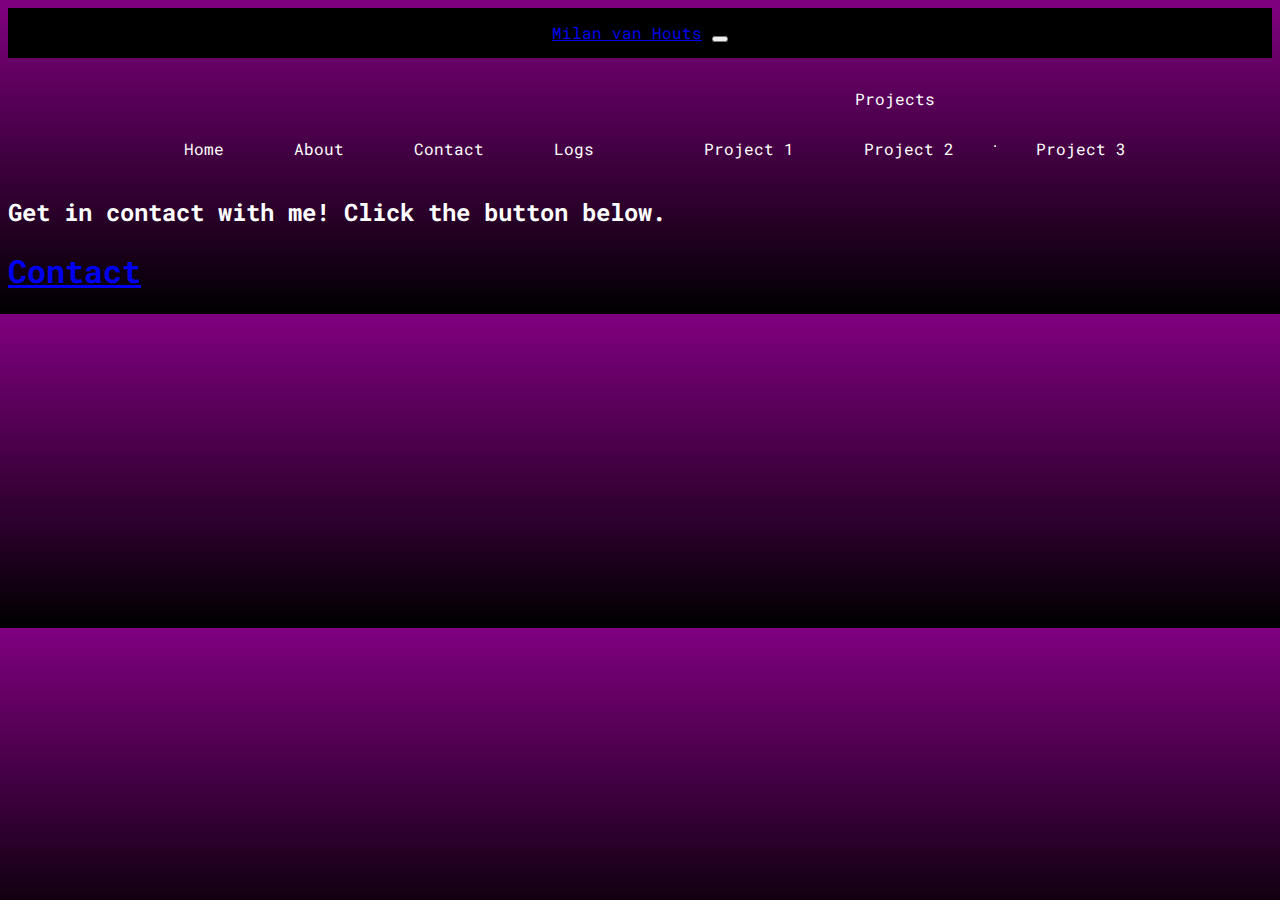
<file: index.html>
<!DOCTYPE html>
<html lang="en">
<head>
    <meta charset="UTF-8">
    <meta http-equiv="X-UA-Compatible" content="IE=edge">
    <meta name="viewport" content="width=device-width, initial-scale=1.0">
    <link rel="stylesheet" href="style/style.css" />
    <title>My projects</title>
    <link rel="preconnect" href="https://fonts.googleapis.com">
    <link rel="preconnect" href="https://fonts.gstatic.com" crossorigin>
    <link href="https://fonts.googleapis.com/css2?family=Roboto+Mono&display=swap" rel="stylesheet">
    <link href="https://cdn.jsdelivr.net/npm/bootstrap@5.0.2/dist/css/bootstrap.min.css" rel="stylesheet" integrity="sha384-EVSTQN3/azprG1Anm3QDgpJLIm9Nao0Yz1ztcQTwFspd3yD65VohhpuuCOmLASjC" crossorigin="anonymous"> 
</head>
<body id="indexbody">
    <!-- Responsive navbar code, modified in style.css -->
    <nav class="navbar navbar-expand-lg navbar-light bg-light">
        <div class="container-fluid">
          <a class="navbar-brand" href="index.html">Milan van Houts</a>
          <button class="navbar-toggler" type="button" data-bs-toggle="collapse" data-bs-target="#navbarSupportedContent" aria-controls="navbarSupportedContent" aria-expanded="false" aria-label="Toggle navigation">
            <span class="navbar-toggler-icon"></span>
          </button>
          <div class="collapse navbar-collapse" id="navbarSupportedContent">
            <ul class="navbar-nav me-auto mb-2 mb-lg-0">
              <li class="nav-item">
                <a class="nav-link active" aria-current="page" href="index.html">Home</a>
              </li>
              <li class="nav-item">
                <a class="nav-link" href="pages/about.html">About</a>
              </li>
              <li class="nav-item">
                <a class="nav-link" href="pages/contact.html">Contact</a>
              </li>
              <li class="nav-item">
                <a class="nav-link" href="pages/logs.html">Logs</a>
              </li>
              <li class="nav-item dropdown">
                <a class="nav-link dropdown-toggle" href="#" id="navbarDropdown" role="button" data-bs-toggle="dropdown" aria-expanded="false">
                  Projects
                </a>
                <ul class="dropdown-menu" aria-labelledby="navbarDropdown">
                  <li><a class="dropdown-item" href="pages/project1.html">Project 1</a></li>
                  <li><a class="dropdown-item" href="pages/project2.html">Project 2</a></li>
                  <li><hr class="dropdown-divider"></li>
                  <li><a class="dropdown-item" href="pages/project3.html">Project 3</a></li>
                </ul>
              </li>
              <li class="nav-item">
              </li>
            </ul>
          </div>
        </div>
      </nav>
    </div>
    <h1 id="homeWelcome">Welcome to my website.</h1>
    <h2 id="homeInfo">This is a showcase of my projects.</h2>
    <h2 id="getInContact">Get in contact with me! Click the button below.</h2>
    <a href="pages/contact.html" id="contactAnchor"><div id="contactBtn"><h1 id="contacth1">Contact</h1></div></a>
    <script src="https://cdn.jsdelivr.net/npm/bootstrap@5.0.2/dist/js/bootstrap.bundle.min.js" integrity="sha384-MrcW6ZMFYlzcLA8Nl+NtUVF0sA7MsXsP1UyJoMp4YLEuNSfAP+JcXn/tWtIaxVXM" crossorigin="anonymous"></script>
</body>
</html>
</file>
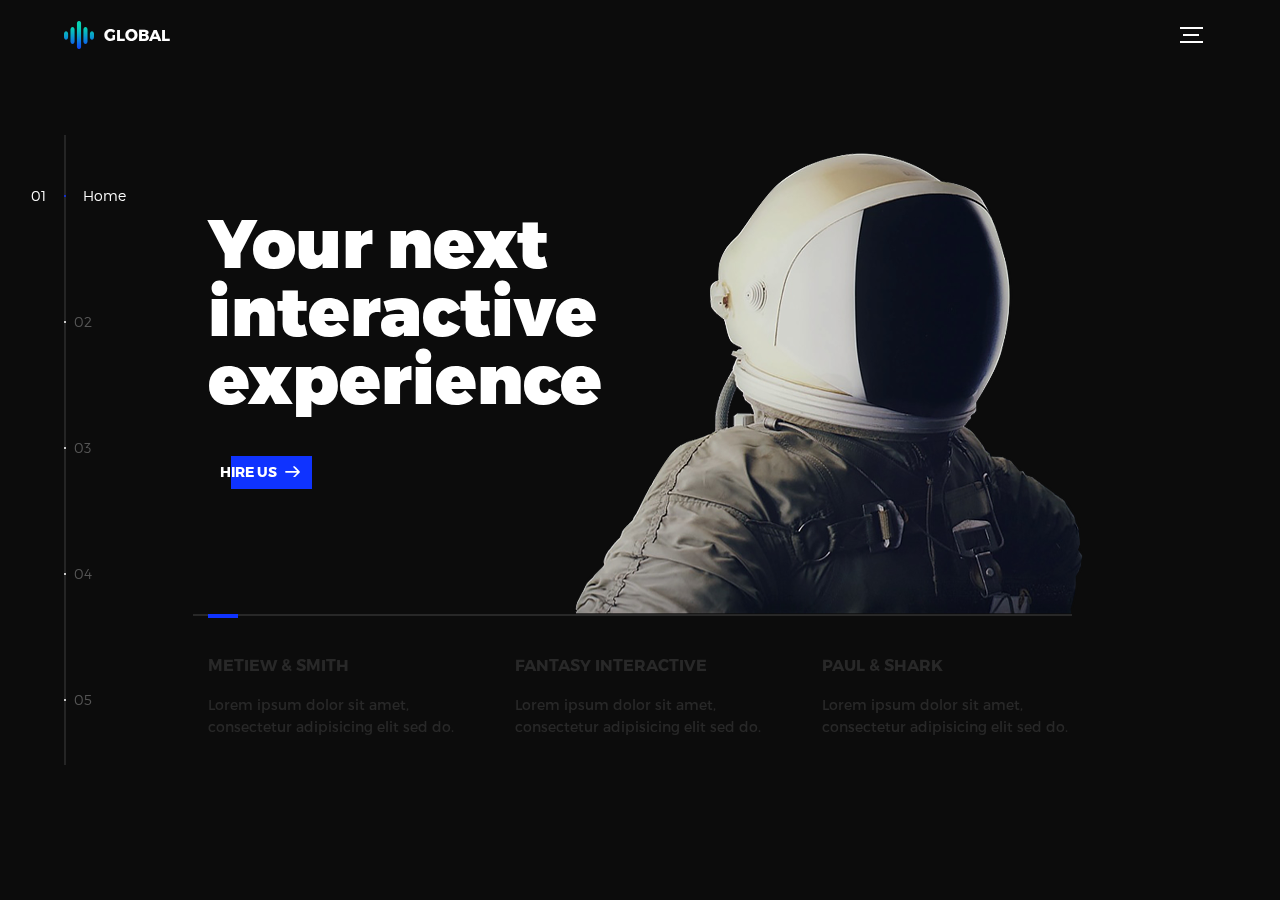
<file: index copy.html>
<!DOCTYPE html>
<html lang="en">
<head>
  <title>Global</title>
  <meta charset="utf-8">
  <meta name="viewport" content="width=device-width, initial-scale=1">
  <meta http-equiv="X-UA-Compatible" content="IE=edge">
  <meta name="description" content="HTML5 website template">
  <meta name="keywords" content="global, template, html, sass, jquery">
  <meta name="author" content="Bucky Maler">
  <link rel="stylesheet" href="assets/css/main.css">
</head>
<body>

<!-- notification for small viewports and landscape oriented smartphones -->
<div class="device-notification">
  <a class="device-notification--logo" href="#0">
    <img src="assets/img/logo.png" alt="Global">
    <p>Global</p>
  </a>
  <p class="device-notification--message">Global has so much to offer that we must request you orient your device to portrait or find a larger screen. You won't be disappointed.</p>
</div>

<div class="perspective effect-rotate-left">
  <div class="container"><div class="outer-nav--return"></div>
    <div id="viewport" class="l-viewport">
      <div class="l-wrapper">
        <header class="header">
          <a class="header--logo" href="#0">
            <img src="assets/img/logo.png" alt="Global">
            <p>Global</p>
          </a>
          <button class="header--cta cta">Hire Us</button>
          <div class="header--nav-toggle">
            <span></span>
          </div>
        </header>
        <nav class="l-side-nav">
          <ul class="side-nav">
            <li class="is-active"><span>Home</span></li>
            <li><span>Works</span></li>
            <li><span>About</span></li>
            <li><span>Contact</span></li>
            <li><span>Hire us</span></li>
          </ul>
        </nav>
        <ul class="l-main-content main-content">
          <li class="l-section section section--is-active">
            <div class="intro">
              <div class="intro--banner">
                <h1>Your next<br>interactive<br>experience</h1>
                <button class="cta">Hire Us
                  <svg version="1.1" id="Layer_1" xmlns="http://www.w3.org/2000/svg" xmlns:xlink="http://www.w3.org/1999/xlink" x="0px" y="0px" viewBox="0 0 150 118" style="enable-background:new 0 0 150 118;" xml:space="preserve">
                  <g transform="translate(0.000000,118.000000) scale(0.100000,-0.100000)">
                    <path d="M870,1167c-34-17-55-57-46-90c3-15,81-100,194-211l187-185l-565-1c-431,0-571-3-590-13c-55-28-64-94-18-137c21-20,33-20,597-20h575l-192-193C800,103,794,94,849,39c20-20,39-29,61-29c28,0,63,30,298,262c147,144,272,271,279,282c30,51,23,60-219,304C947,1180,926,1196,870,1167z"/>
                  </g>
                  </svg>
                  <span class="btn-background"></span>
                </button>
                <img src="assets/img/introduction-visual.png" alt="Welcome">
              </div>
              <div class="intro--options">
                <a href="#0">
                  <h3>Metiew &amp; Smith</h3>
                  <p>Lorem ipsum dolor sit amet, consectetur adipisicing elit sed do.</p>
                </a>
                <a href="#0">
                  <h3>Fantasy interactive</h3>
                  <p>Lorem ipsum dolor sit amet, consectetur adipisicing elit sed do.</p>
                </a>
                <a href="#0">
                  <h3>Paul &amp; shark</h3>
                  <p>Lorem ipsum dolor sit amet, consectetur adipisicing elit sed do.</p>
                </a>
              </div>
            </div>
          </li>
          <li class="l-section section">
            <div class="work">
              <h2>Selected work</h2>
              <div class="work--lockup">
                <ul class="slider">
                  <li class="slider--item slider--item-left">
                    <a href="#0">
                      <div class="slider--item-image">
                        <img src="assets/img/work-victory.jpg" alt="Victory">
                      </div>
                      <p class="slider--item-title">Victory</p>
                      <p class="slider--item-description">Lorem ipsum dolor sit amet, consectetur adipisicing elit sed do.</p>
                    </a>
                  </li>
                  <li class="slider--item slider--item-center">
                    <a href="#0">
                      <div class="slider--item-image">
                        <img src="assets/img/work-metiew-smith.jpg" alt="Metiew and Smith">
                      </div>
                      <p class="slider--item-title">Metiew &amp; Smith</p>
                      <p class="slider--item-description">Lorem ipsum dolor sit amet, consectetur adipisicing elit sed do.</p>
                    </a>
                  </li>
                  <li class="slider--item slider--item-right">
                    <a href="#0">
                      <div class="slider--item-image">
                        <img src="assets/img/work-alex-nowak.jpg" alt="Alex Nowak">
                      </div>
                      <p class="slider--item-title">Alex Nowak</p>
                      <p class="slider--item-description">Lorem ipsum dolor sit amet, consectetur adipisicing elit sed do.</p>
                    </a>
                  </li>
                </ul>
                <div class="slider--prev">
                  <svg version="1.1" id="Layer_1" xmlns="http://www.w3.org/2000/svg" xmlns:xlink="http://www.w3.org/1999/xlink" x="0px" y="0px"
                  viewBox="0 0 150 118" style="enable-background:new 0 0 150 118;" xml:space="preserve">
                  <g transform="translate(0.000000,118.000000) scale(0.100000,-0.100000)">
                    <path d="M561,1169C525,1155,10,640,3,612c-3-13,1-36,8-52c8-15,134-145,281-289C527,41,562,10,590,10c22,0,41,9,61,29
                    c55,55,49,64-163,278L296,510h575c564,0,576,0,597,20c46,43,37,109-18,137c-19,10-159,13-590,13l-565,1l182,180
                    c101,99,187,188,193,199c16,30,12,57-12,84C631,1174,595,1183,561,1169z"/>
                  </g>
                  </svg>
                </div>
                <div class="slider--next">
                  <svg version="1.1" id="Layer_1" xmlns="http://www.w3.org/2000/svg" xmlns:xlink="http://www.w3.org/1999/xlink" x="0px" y="0px" viewBox="0 0 150 118" style="enable-background:new 0 0 150 118;" xml:space="preserve">
                  <g transform="translate(0.000000,118.000000) scale(0.100000,-0.100000)">
                    <path d="M870,1167c-34-17-55-57-46-90c3-15,81-100,194-211l187-185l-565-1c-431,0-571-3-590-13c-55-28-64-94-18-137c21-20,33-20,597-20h575l-192-193C800,103,794,94,849,39c20-20,39-29,61-29c28,0,63,30,298,262c147,144,272,271,279,282c30,51,23,60-219,304C947,1180,926,1196,870,1167z"/>
                  </g>
                  </svg>
                </div>
              </div>
            </div>
          </li>
          <li class="l-section section">
            <div class="about">
              <div class="about--banner">
                <h2>We<br>believe in<br>passionate<br>people</h2>
                <a href="#0">Career
                  <span>
                    <svg version="1.1" id="Layer_1" xmlns="http://www.w3.org/2000/svg" xmlns:xlink="http://www.w3.org/1999/xlink" x="0px" y="0px" viewBox="0 0 150 118" style="enable-background:new 0 0 150 118;" xml:space="preserve">
                    <g transform="translate(0.000000,118.000000) scale(0.100000,-0.100000)">
                      <path d="M870,1167c-34-17-55-57-46-90c3-15,81-100,194-211l187-185l-565-1c-431,0-571-3-590-13c-55-28-64-94-18-137c21-20,33-20,597-20h575l-192-193C800,103,794,94,849,39c20-20,39-29,61-29c28,0,63,30,298,262c147,144,272,271,279,282c30,51,23,60-219,304C947,1180,926,1196,870,1167z"/>
                    </g>
                    </svg>
                  </span>
                </a>
                <img src="assets/img/about-visual.png" alt="About Us">
              </div>
              <div class="about--options">
                <a href="#0">
                  <h3>Winners</h3>
                </a>
                <a href="#0">
                  <h3>Philosophy</h3>
                </a>
                <a href="#0">
                  <h3>History</h3>
                </a>
              </div>
            </div>
          </li>
          <li class="l-section section">
            <div class="contact">
              <div class="contact--lockup">
                <div class="modal">
                  <div class="modal--information">
                    <p>Pawia 5, 31-154 Kraków, Poland</p>
                    <a href="mailto:ouremail@gmail.com">ouremail@gmail.com</a>
                    <a href="tel:+148126287560">+48 12 628 75 60</a>
                  </div>
                  <ul class="modal--options">
                    <li><a href="#0">Bēhance</a></li>
                    <li><a href="#0">dribbble</a></li>
                    <li><a href="mailto:ouremail@gmail.com">Contact Us</a></li>
                  </ul>
                </div>
              </div>
            </div>
          </li>
          <li class="l-section section">
            <div class="hire">
              <h2>You want us to do</h2>
              <!-- checkout formspree.io for easy form setup -->
              <form class="work-request">
                <div class="work-request--options">
                  <span class="options-a">
                    <input id="opt-1" type="checkbox" value="app design">
                    <label for="opt-1">
                      <svg version="1.1" id="Layer_1" xmlns="http://www.w3.org/2000/svg" xmlns:xlink="http://www.w3.org/1999/xlink" x="0px" y="0px"
                      viewBox="0 0 150 111" style="enable-background:new 0 0 150 111;" xml:space="preserve">
                      <g transform="translate(0.000000,111.000000) scale(0.100000,-0.100000)">
                        <path d="M950,705L555,310L360,505C253,612,160,700,155,700c-6,0-44-34-85-75l-75-75l278-278L550-5l475,475c261,261,475,480,475,485c0,13-132,145-145,145C1349,1100,1167,922,950,705z"/>
                      </g>
                      </svg>
                      App Design
                    </label>
                    <input id="opt-2" type="checkbox" value="graphic design">
                    <label for="opt-2">
                      <svg version="1.1" id="Layer_1" xmlns="http://www.w3.org/2000/svg" xmlns:xlink="http://www.w3.org/1999/xlink" x="0px" y="0px"
                      viewBox="0 0 150 111" style="enable-background:new 0 0 150 111;" xml:space="preserve">
                      <g transform="translate(0.000000,111.000000) scale(0.100000,-0.100000)">
                        <path d="M950,705L555,310L360,505C253,612,160,700,155,700c-6,0-44-34-85-75l-75-75l278-278L550-5l475,475c261,261,475,480,475,485c0,13-132,145-145,145C1349,1100,1167,922,950,705z"/>
                      </g>
                      </svg>
                      Graphic Design
                    </label>
                    <input id="opt-3" type="checkbox" value="motion design">
                    <label for="opt-3">
                      <svg version="1.1" id="Layer_1" xmlns="http://www.w3.org/2000/svg" xmlns:xlink="http://www.w3.org/1999/xlink" x="0px" y="0px"
                      viewBox="0 0 150 111" style="enable-background:new 0 0 150 111;" xml:space="preserve">
                      <g transform="translate(0.000000,111.000000) scale(0.100000,-0.100000)">
                        <path d="M950,705L555,310L360,505C253,612,160,700,155,700c-6,0-44-34-85-75l-75-75l278-278L550-5l475,475c261,261,475,480,475,485c0,13-132,145-145,145C1349,1100,1167,922,950,705z"/>
                      </g>
                      </svg>
                      Motion Design
                    </label>
                  </span>
                  <span class="options-b">
                    <input id="opt-4" type="checkbox" value="ux design">
                    <label for="opt-4">
                      <svg version="1.1" id="Layer_1" xmlns="http://www.w3.org/2000/svg" xmlns:xlink="http://www.w3.org/1999/xlink" x="0px" y="0px"
                      viewBox="0 0 150 111" style="enable-background:new 0 0 150 111;" xml:space="preserve">
                      <g transform="translate(0.000000,111.000000) scale(0.100000,-0.100000)">
                        <path d="M950,705L555,310L360,505C253,612,160,700,155,700c-6,0-44-34-85-75l-75-75l278-278L550-5l475,475c261,261,475,480,475,485c0,13-132,145-145,145C1349,1100,1167,922,950,705z"/>
                      </g>
                      </svg>
                      UX Design
                    </label>
                    <input id="opt-5" type="checkbox" value="webdesign">
                    <label for="opt-5">
                      <svg version="1.1" id="Layer_1" xmlns="http://www.w3.org/2000/svg" xmlns:xlink="http://www.w3.org/1999/xlink" x="0px" y="0px"
                      viewBox="0 0 150 111" style="enable-background:new 0 0 150 111;" xml:space="preserve">
                      <g transform="translate(0.000000,111.000000) scale(0.100000,-0.100000)">
                        <path d="M950,705L555,310L360,505C253,612,160,700,155,700c-6,0-44-34-85-75l-75-75l278-278L550-5l475,475c261,261,475,480,475,485c0,13-132,145-145,145C1349,1100,1167,922,950,705z"/>
                      </g>
                      </svg>
                      Webdesign
                    </label>
                    <input id="opt-6" type="checkbox" value="marketing">
                    <label for="opt-6">
                      <svg version="1.1" id="Layer_1" xmlns="http://www.w3.org/2000/svg" xmlns:xlink="http://www.w3.org/1999/xlink" x="0px" y="0px"
                      viewBox="0 0 150 111" style="enable-background:new 0 0 150 111;" xml:space="preserve">
                      <g transform="translate(0.000000,111.000000) scale(0.100000,-0.100000)">
                        <path d="M950,705L555,310L360,505C253,612,160,700,155,700c-6,0-44-34-85-75l-75-75l278-278L550-5l475,475c261,261,475,480,475,485c0,13-132,145-145,145C1349,1100,1167,922,950,705z"/>
                      </g>
                      </svg>
                      Marketing
                    </label>
                  </span>
                </div>
                <div class="work-request--information">
                  <div class="information-name">
                    <input id="name" type="text" spellcheck="false">
                    <label for="name">Name</label>
                  </div>
                  <div class="information-email">
                    <input id="email" type="email" spellcheck="false">
                    <label for="email">Email</label>
                  </div>
                </div>
                <input type="submit" value="Send Request">
              </form>
            </div>
          </li>
        </ul>
      </div>
    </div>
  </div>
  <ul class="outer-nav">
    <li class="is-active">Home</li>
    <li>Works</li>
    <li>About</li>
    <li>Contact</li>
    <li>Hire us</li>
  </ul>
</div>

<script src="https://ajax.googleapis.com/ajax/libs/jquery/2.2.4/jquery.min.js"></script>
<script>window.jQuery || document.write('<script src="assets/js/vendor/jquery-2.2.4.min.js"><\/script>')</script>
<script src="assets/js/functions-min.js"></script>
</body>
</html>
</file>
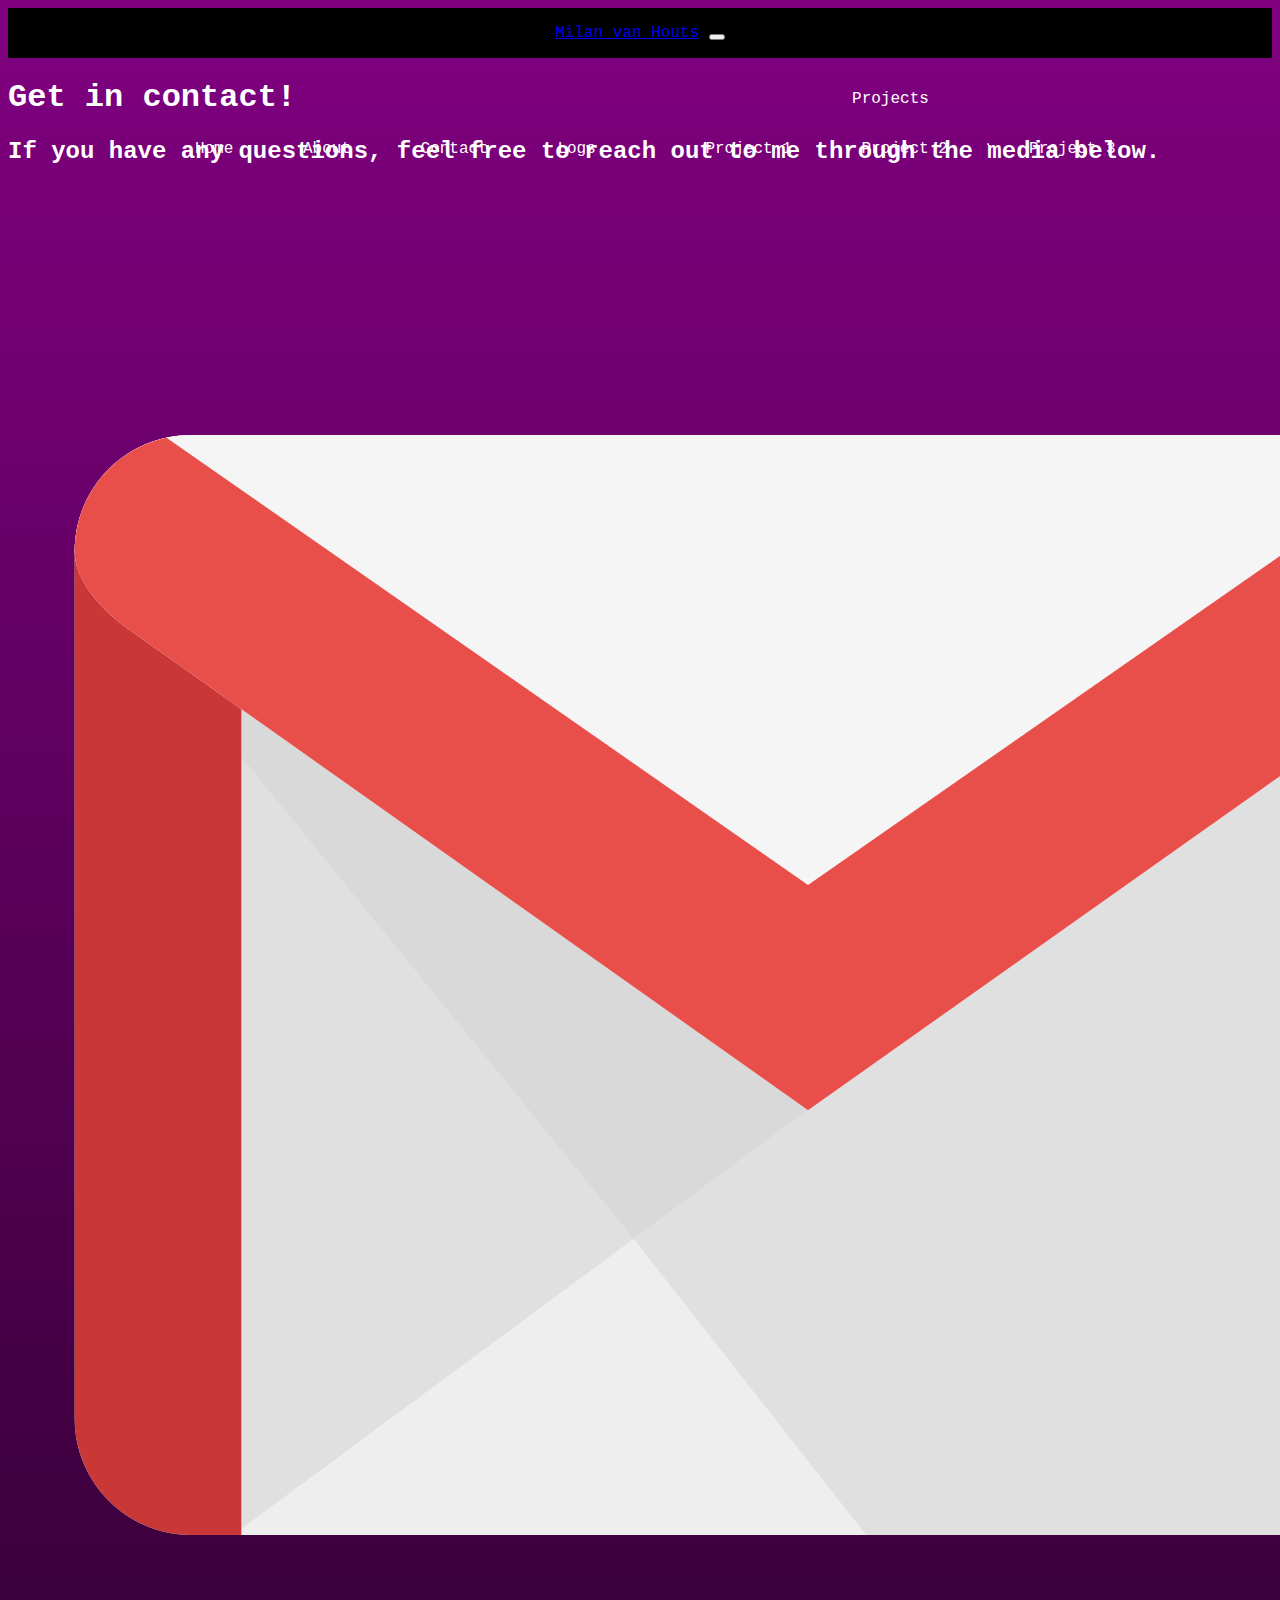
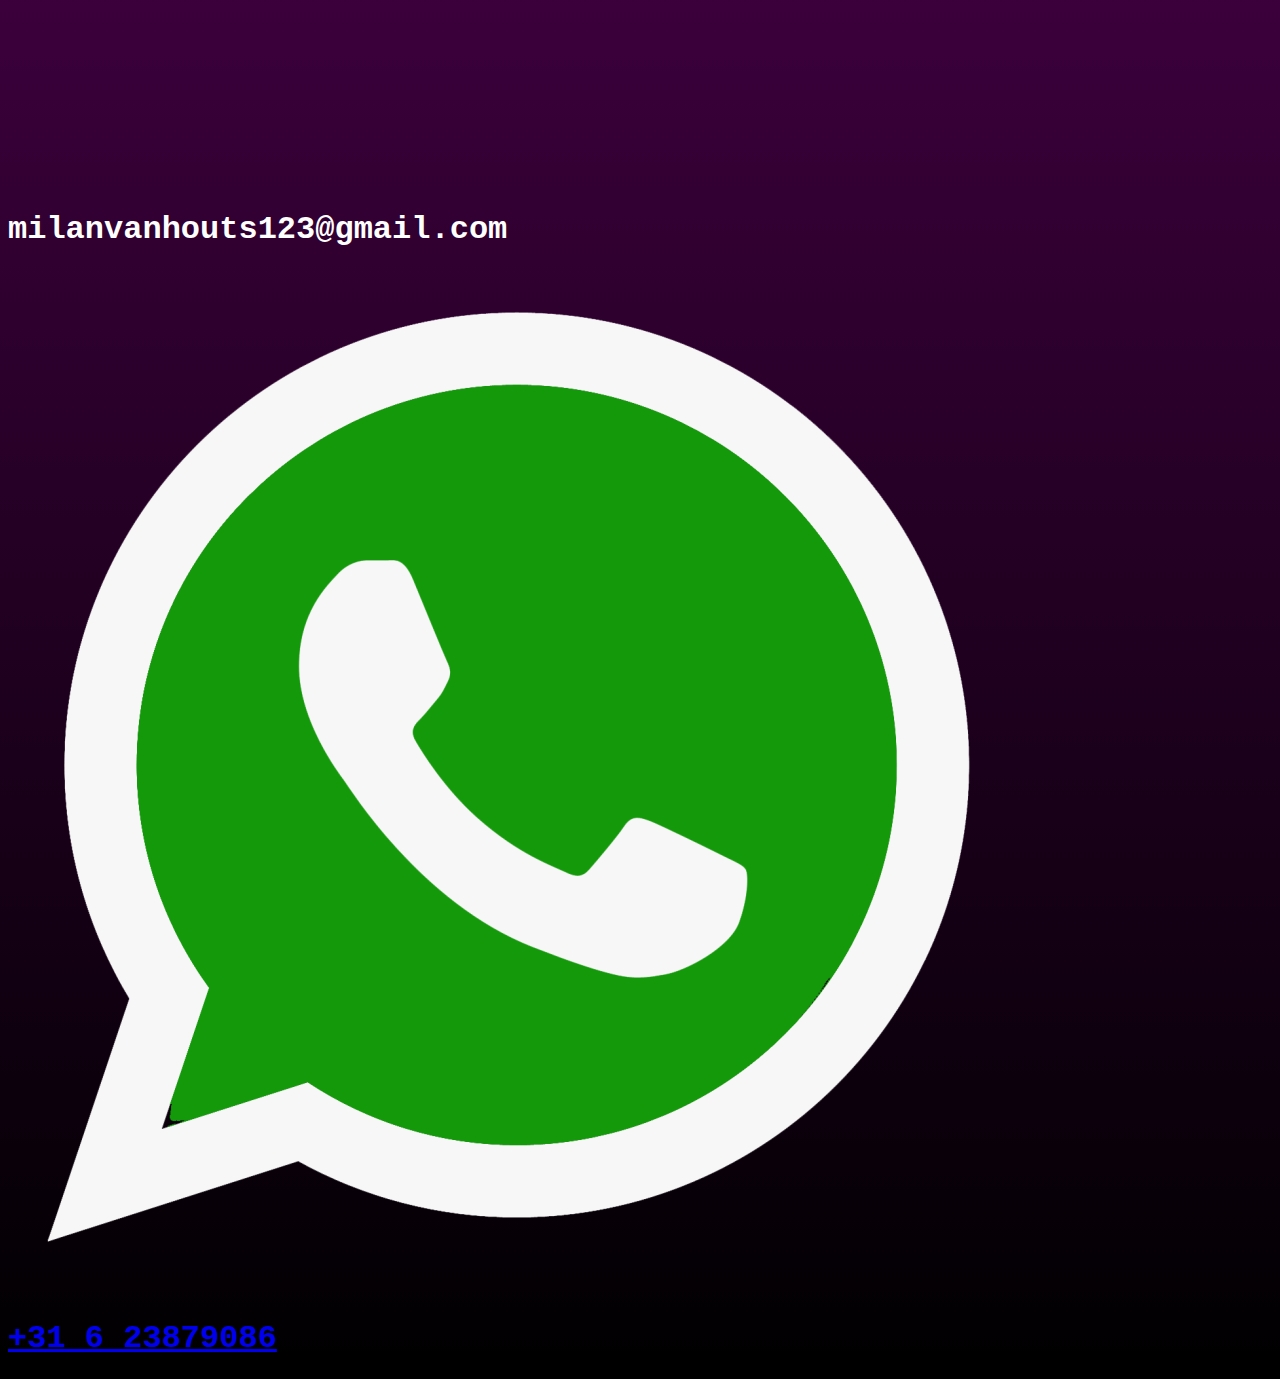
<file: pages/contact.html>
<!DOCTYPE html>
<html lang="en">
<head>
    <meta charset="UTF-8">
    <meta http-equiv="X-UA-Compatible" content="IE=edge">
    <meta name="viewport" content="width=device-width, initial-scale=1.0">
    <link rel="stylesheet" href="../style/style.css"
    <link href="https://fonts.googleapis.com/css2?family=Roboto+Mono&display=swap" rel="stylesheet">
    <link href="https://cdn.jsdelivr.net/npm/bootstrap@5.0.2/dist/css/bootstrap.min.css" rel="stylesheet" integrity="sha384-EVSTQN3/azprG1Anm3QDgpJLIm9Nao0Yz1ztcQTwFspd3yD65VohhpuuCOmLASjC" crossorigin="anonymous"> 
</head>
<body>
    <!-- Responsive navbar code, modified in style.css -->
    <nav class="navbar navbar-expand-lg navbar-light bg-light">
        <div class="container-fluid">
          <a class="navbar-brand" href="../index.html">Milan van Houts</a>
          <button class="navbar-toggler" type="button" data-bs-toggle="collapse" data-bs-target="#navbarSupportedContent" aria-controls="navbarSupportedContent" aria-expanded="false" aria-label="Toggle navigation">
            <span class="navbar-toggler-icon"></span>
          </button>
          <div class="collapse navbar-collapse" id="navbarSupportedContent">
            <ul class="navbar-nav me-auto mb-2 mb-lg-0">
              <li class="nav-item">
                <a class="nav-link active" aria-current="page" href="../index.html">Home</a>
              </li>
              <li class="nav-item">
                <a class="nav-link" href="../pages/about.html">About</a>
              </li>
              <li class="nav-item">
                <a class="nav-link" href="../pages/contact.html">Contact</a>
              </li>
              <li class="nav-item">
                <a class="nav-link" href="../pages/logs.html">Logs</a>
              </li>
              <li class="nav-item dropdown">
                <a class="nav-link dropdown-toggle" href="#" id="navbarDropdown" role="button" data-bs-toggle="dropdown" aria-expanded="false">
                  Projects
                </a>
                <ul class="dropdown-menu" aria-labelledby="navbarDropdown">
                  <li><a class="dropdown-item" href="../pages/project1.html">Project 1</a></li>
                  <li><a class="dropdown-item" href="../pages/project2.html">Project 2</a></li>
                  <li><hr class="dropdown-divider"></li>
                  <li><a class="dropdown-item" href="../pages/project3.html">Project 3</a></li>
                </ul>
              </li>
              <li class="nav-item">
              </li>
            </ul>
          </div>
        </div>
      </nav>
      <h1 id="socialsh1">Get in contact!</h1>
      <h2 id="socialsh2">If you have any questions, feel free to reach out to me through the media below.</h2>
      <a href="mailto:milanvanhouts123@gmail.com"><img src="../img/gmail.png" alt="gmail; milanvanhouts123@gmail.com" id="contactGmail"></a>
      <h1 id="gmailh1">milanvanhouts123@gmail.com</h1>
      <a href="tel:623879086"><img src="../img/whatsapp.png" alt="phone number; +31 6 23879086" id="contactWhatsapp"</a>
      <h1 id="whatsapph1">+31 6 23879086</h1>
    <script src="https://cdn.jsdelivr.net/npm/bootstrap@5.0.2/dist/js/bootstrap.bundle.min.js" integrity="sha384-MrcW6ZMFYlzcLA8Nl+NtUVF0sA7MsXsP1UyJoMp4YLEuNSfAP+JcXn/tWtIaxVXM" crossorigin="anonymous"></script>
</body>
</html>
</file>
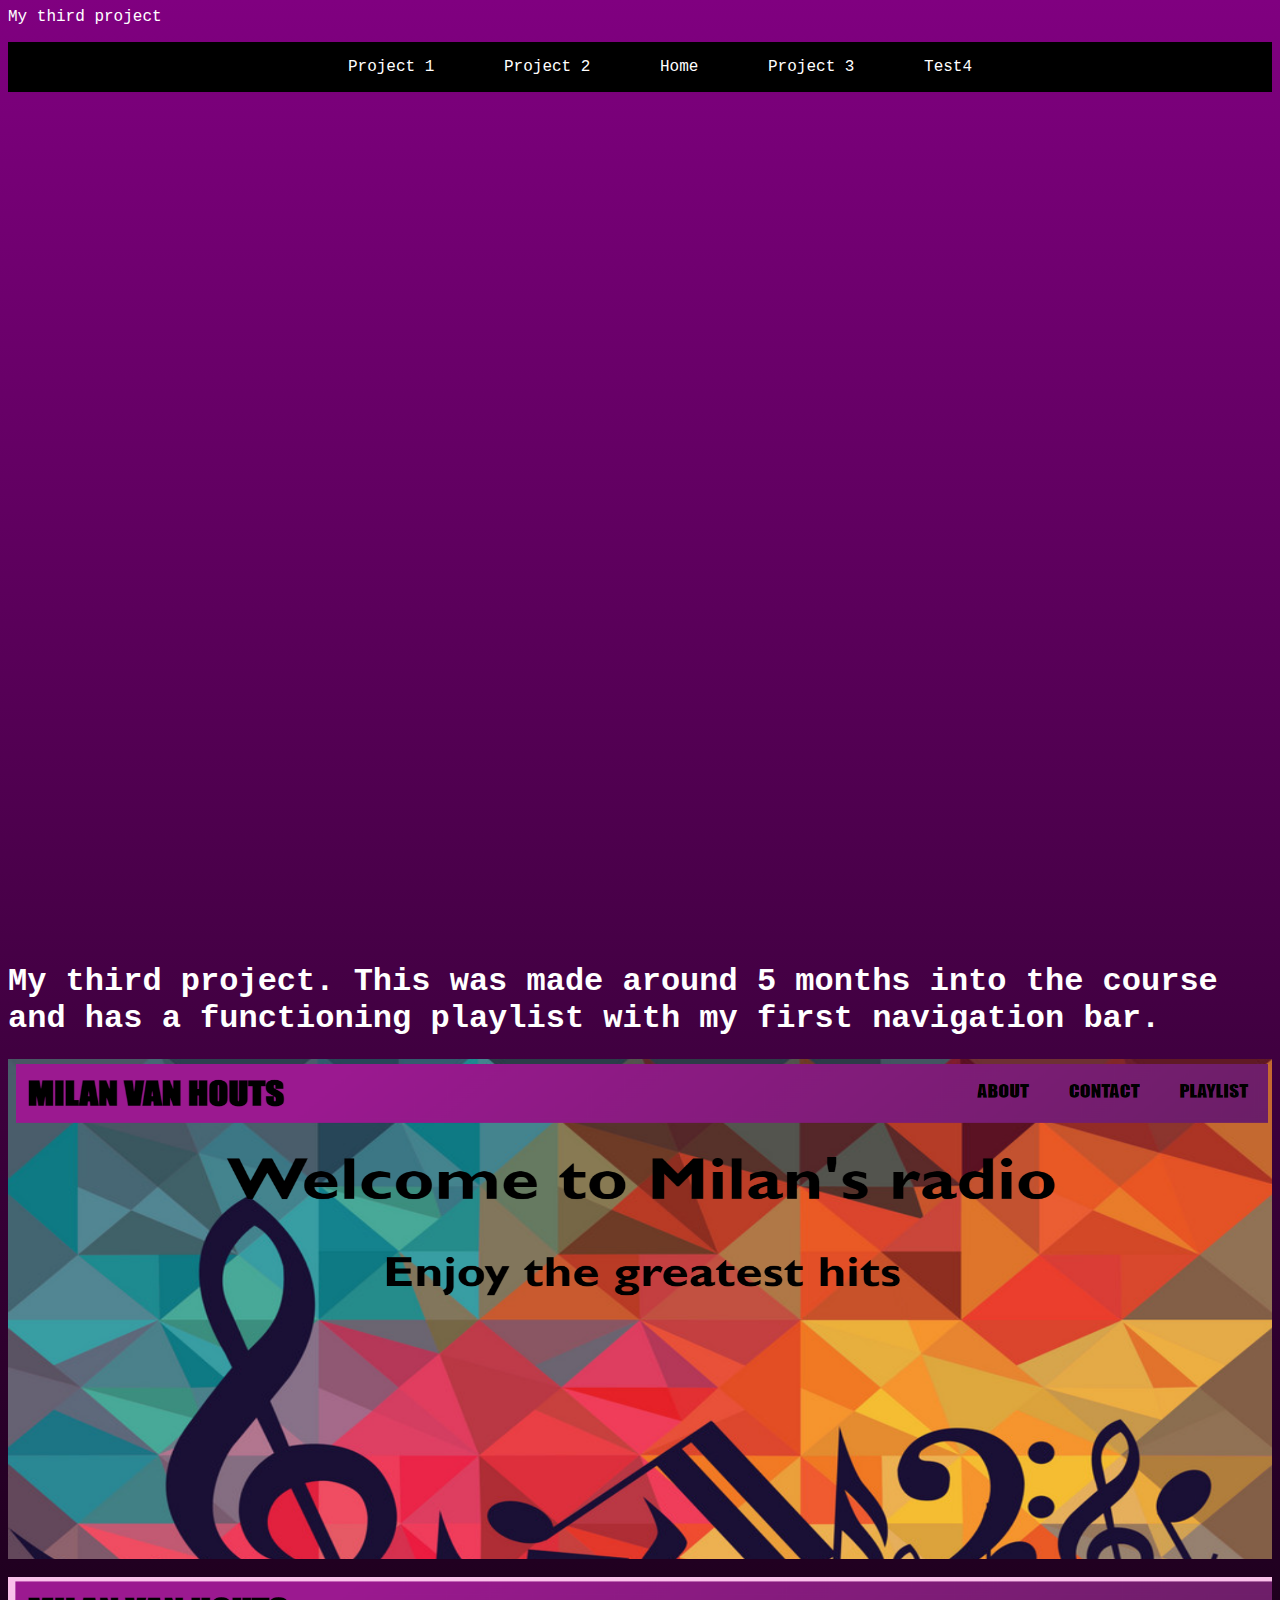
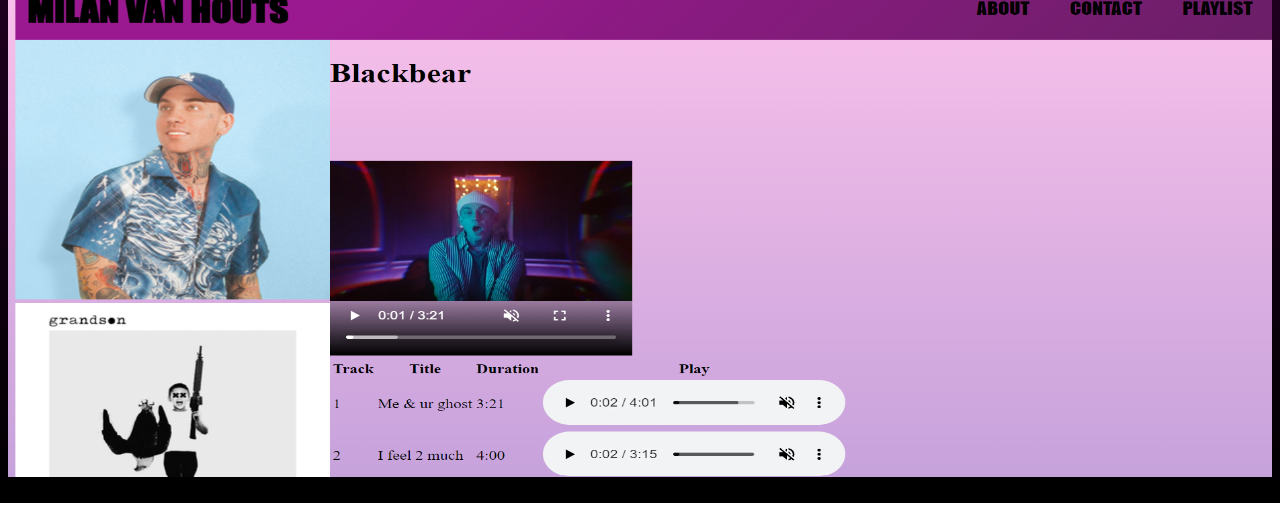
<file: pages/project3.html>
<!DOCTYPE html>
<html lang="en">
<head>
    <meta charset="UTF-8">
    <meta http-equiv="X-UA-Compatible" content="IE=edge">
    <meta name="viewport" content="width=device-width, initial-scale=1.0">
    <link rel="stylesheet" href="../style/style.css"
    <title>My third project</title>
</head>
<body>
    <div id="navigation">
        <nav id="nav1">
            <ul>
                <li><a href="../pages/project1.html">Project 1</a></li>
                <li><a href="../pages/project2.html">Project 2</a></li>
                <li><a href="../index.html">Home</a></li>
                <li><a href="../pages/project3.html">Project 3</a></li>
                <li><a href="#">Test4</a></li>
            </ul>
        </nav>
    </div>
    <div id="project3main">
    <h1>My third project. This was made around 5 months into the course and has a functioning playlist with my first navigation bar.</h1>
    <img src="../img/Project3p1.png" alt="homepage of my third project" id="project3p1img" /><br>
    <img src="../img/Project3p2.png" alt="playlist of my third project" id="project3p2img" /><br>
</div>
</body>
</html>
</file>
<file: style/style.css>
#navigation
{
    width: 100%;
    height: 100vh;
    background-size: cover;
}

nav
{
    width: 100%;
    height: 50px;
    background-color: black;
    line-height: 50px;
    text-align: center;
}

  nav ul li
{
    list-style-type: none;
    display: inline-block;
    transition: 0.7s all;
}

  nav ul li:hover
{
    background-color:rgb(107, 18, 111);
}

  nav ul li a
{
    text-decoration: none;
    color: #fff;
    padding: 30px;
}

#project1img
{
    display: flex;
    height: 500px;
    width: 100%;
}

#project2img
{
    display: flex;
    height: 500px;
    width: 100%;
}

#project3p1img
{
    display: flex;
    height: 500px;
    width: 100%;
}

#project3p2img
{
    display: flex;
    height: 500px;
    width: 100%;
}

#project1main
{
    position: relative;
    bottom: 90vh;
    margin: 15px;
}

#project2main
{
    position: relative;
    bottom: 90vh;
    margin: 15px;
}

#project3p1main
{
    position: relative;
    bottom: 90vh;
    margin: 15px;
}

#project3p2main
{
    position: relative;
    bottom: 75vh;
    margin: 15px;
}

body
{
    /* background-image: url(../img/cubeloop.gif);
    background-size: 100vh;
    background-repeat: repeat; */
    color: white;
    font-family: 'Roboto Mono', monospace;
    background-image: linear-gradient(purple, black);
}

#homeWelcome
{
    position: relative;
    text-align: center;
    bottom: 60vh;
}

#homeInfo
{
    position: relative;
    text-align: center;
    bottom: 50vh;
}
</file>
<file: assets/css/main.css>
@font-face{font-family:'Montserrat';src:url("fonts/Montserrat-Black.eot");src:local("☺"),url("fonts/Montserrat-Black.woff") format("woff"),url("fonts/Montserrat-Black.ttf") format("truetype"),url("fonts/Montserrat-Black.svg") format("svg");font-weight:900;font-style:normal}@font-face{font-family:'Montserrat';src:url("fonts/Montserrat-Bold.eot");src:local("☺"),url("fonts/Montserrat-Bold.woff") format("woff"),url("fonts/Montserrat-Bold.ttf") format("truetype"),url("fonts/Montserrat-Bold.svg") format("svg");font-weight:700;font-style:normal}@font-face{font-family:'Montserrat';src:url("fonts/Montserrat-Regular.eot");src:local("☺"),url("fonts/Montserrat-Regular.woff") format("woff"),url("fonts/Montserrat-Regular.ttf") format("truetype"),url("fonts/Montserrat-Regular.svg") format("svg");font-weight:400;font-style:normal}@font-face{font-family:'Montserrat';src:url("fonts/Montserrat-Light.eot");src:local("☺"),url("fonts/Montserrat-Light.woff") format("woff"),url("fonts/Montserrat-Light.ttf") format("truetype"),url("fonts/Montserrat-Light.svg") format("svg");font-weight:300;font-style:normal}/*! normalize.css v3.0.2 | MIT License | git.io/normalize */html{font-family:sans-serif;-ms-text-size-adjust:100%;-webkit-text-size-adjust:100%}body{margin:0}article,aside,details,figcaption,figure,footer,header,hgroup,main,menu,nav,section,summary{display:block}audio,canvas,progress,video{display:inline-block;vertical-align:baseline}audio:not([controls]){display:none;height:0}[hidden],template{display:none}a{background-color:transparent}a:active,a:hover{outline:0}abbr[title]{border-bottom:1px dotted}b,strong{font-weight:bold}dfn{font-style:italic}h1{font-size:2em;margin:0.67em 0}mark{background:#ff0;color:#000}small{font-size:80%}sub,sup{font-size:75%;line-height:0;position:relative;vertical-align:baseline}sup{top:-0.5em}sub{bottom:-0.25em}img{border:0}svg:not(:root){overflow:hidden}figure{margin:1em 40px}hr{box-sizing:content-box;height:0}pre{overflow:auto}code,kbd,pre,samp{font-family:monospace, monospace;font-size:1em}button,input,optgroup,select,textarea{color:inherit;font:inherit;margin:0}button{overflow:visible}button,select{text-transform:none}button,html input[type="button"],input[type="reset"],input[type="submit"]{-webkit-appearance:button;cursor:pointer}button[disabled],html input[disabled]{cursor:default}button::-moz-focus-inner,input::-moz-focus-inner{border:0;padding:0}input{line-height:normal}input[type="checkbox"],input[type="radio"]{box-sizing:border-box;padding:0}input[type="number"]::-webkit-inner-spin-button,input[type="number"]::-webkit-outer-spin-button{height:auto}input[type="search"]{-webkit-appearance:textfield;box-sizing:content-box}input[type="search"]::-webkit-search-cancel-button,input[type="search"]::-webkit-search-decoration{-webkit-appearance:none}fieldset{border:1px solid #c0c0c0;margin:0 2px;padding:0.35em 0.625em 0.75em}legend{border:0;padding:0}textarea{overflow:auto}optgroup{font-weight:bold}table{border-collapse:collapse;border-spacing:0}td,th{padding:0}::-moz-selection{background:#FFF498}::selection{background:#FFF498}::-moz-selection{background:#FFF498}img::-moz-selection{background:transparent}img::selection{background:transparent}img::-moz-selection{background:transparent}body{-webkit-tap-highlight-color:#FFF498}body{background-color:#0c0c0c;font-size:14px;line-height:1.6;font-family:"Montserrat",sans-serif;color:#fff;-webkit-font-smoothing:antialiased;-webkit-text-size-adjust:100%}.l-viewport{position:relative;width:100%;height:100vh;box-shadow:0 0 45px 5px rgba(0,0,0,0.85);overflow:hidden}.l-wrapper{position:relative;width:1440px;max-width:90%;height:100%;margin:0 auto}.l-side-nav{position:absolute;left:0;display:-webkit-box;display:-webkit-flex;display:-ms-flexbox;display:flex;height:100%;-webkit-box-align:center;-webkit-align-items:center;-ms-flex-align:center;align-items:center}.l-side-nav::before{content:"";position:absolute;top:50%;left:0;-webkit-transform:translateY(-50%);transform:translateY(-50%);width:2px;height:70%;max-height:750px;background-color:#555;opacity:.35;z-index:10}@media (max-width: 1180px){.l-side-nav{display:none}}.l-main-content{position:relative;width:100%;height:100%;margin:0;padding:0;list-style:none}.l-section{position:absolute;width:100%;height:100%}.device-notification{display:none;position:fixed;top:0;left:0;width:100%;height:100%;-webkit-box-orient:vertical;-webkit-box-direction:normal;-webkit-flex-direction:column;-ms-flex-direction:column;flex-direction:column;-webkit-box-align:center;-webkit-align-items:center;-ms-flex-align:center;-ms-grid-row-align:center;align-items:center;-webkit-box-pack:center;-webkit-justify-content:center;-ms-flex-pack:center;justify-content:center;background-color:#0c0c0c;z-index:12}.device-notification--logo{display:-webkit-box;display:-webkit-flex;display:-ms-flexbox;display:flex;-webkit-box-align:center;-webkit-align-items:center;-ms-flex-align:center;align-items:center;text-decoration:none;color:#fff}.device-notification--logo p{margin:0 0 0 10px;font-size:16px;font-weight:700;text-transform:uppercase}.device-notification--message{width:70%;margin:30px 0 0 0;font-weight:700;text-align:center}@media (max-width: 767px) and (min-width: 601px) and (max-height: 680px){.device-notification{display:-webkit-box;display:-webkit-flex;display:-ms-flexbox;display:flex}}@media (max-width: 600px) and (min-width: 480px) and (max-height: 580px){.device-notification{display:-webkit-box;display:-webkit-flex;display:-ms-flexbox;display:flex}}@media (max-width: 736px) and (min-width: 360px) and (orientation: landscape){.device-notification{display:-webkit-box;display:-webkit-flex;display:-ms-flexbox;display:flex}}@media(max-width: 359px){.device-notification{display:-webkit-box;display:-webkit-flex;display:-ms-flexbox;display:flex}}.section{opacity:0;visibility:hidden;-webkit-transition:opacity .4s ease-in-out,visibility 0s .4s;transition:opacity .4s ease-in-out,visibility 0s .4s}.section--is-active{opacity:1;visibility:visible;z-index:1;-webkit-transition:opacity .4s ease-in-out .4s;transition:opacity .4s ease-in-out .4s}.section--next{-webkit-transform:translateY(-45px);transform:translateY(-45px);-webkit-transition:-webkit-transform .4s ease-in-out;transition:-webkit-transform .4s ease-in-out;transition:transform .4s ease-in-out;transition:transform .4s ease-in-out, -webkit-transform .4s ease-in-out}.section--prev{-webkit-transform:translateY(45px);transform:translateY(45px);-webkit-transition:-webkit-transform .4s ease-in-out;transition:-webkit-transform .4s ease-in-out;transition:transform .4s ease-in-out;transition:transform .4s ease-in-out, -webkit-transform .4s ease-in-out}.header{position:absolute;top:0;left:0;display:-webkit-box;display:-webkit-flex;display:-ms-flexbox;display:flex;width:100%;height:70px;-webkit-box-align:center;-webkit-align-items:center;-ms-flex-align:center;align-items:center;-webkit-box-pack:justify;-webkit-justify-content:space-between;-ms-flex-pack:justify;justify-content:space-between;z-index:10}.header--logo{display:-webkit-box;display:-webkit-flex;display:-ms-flexbox;display:flex;-webkit-box-align:center;-webkit-align-items:center;-ms-flex-align:center;align-items:center;text-decoration:none;color:#fff}.header--logo p{margin:0 0 0 10px;font-size:16px;font-weight:700;text-transform:uppercase}.header--nav-toggle{display:-webkit-box;display:-webkit-flex;display:-ms-flexbox;display:flex;width:50px;height:50px;-webkit-box-orient:vertical;-webkit-box-direction:normal;-webkit-flex-direction:column;-ms-flex-direction:column;flex-direction:column;-webkit-box-align:center;-webkit-align-items:center;-ms-flex-align:center;align-items:center;-webkit-box-pack:center;-webkit-justify-content:center;-ms-flex-pack:center;justify-content:center;cursor:pointer}.header--nav-toggle span,.header--nav-toggle::before,.header--nav-toggle::after{content:"";position:relative;width:16px;height:2px;background-color:#fff}.header--nav-toggle::before{bottom:5px;width:23px}.header--nav-toggle::after{top:5px;width:23px}.header--cta{position:absolute;top:50%;left:50%;-webkit-transform:translate(-50%, -50%);transform:translate(-50%, -50%);padding:0 20px;line-height:30px;text-decoration:none;color:#fff;font-weight:700;text-transform:uppercase;background-color:#0f33ff;border:none;opacity:0;visibility:hidden;-webkit-transition:opacity .4s ease-in-out,visibility 0s .4s;transition:opacity .4s ease-in-out,visibility 0s .4s}.header--cta:focus{outline:none}.header--cta.is-active{opacity:1;visibility:visible;-webkit-transition:opacity .4s ease-in-out .4s;transition:opacity .4s ease-in-out .4s}@media (max-width: 767px){.header--cta{display:none}}.side-nav{position:relative;display:-webkit-box;display:-webkit-flex;display:-ms-flexbox;display:flex;width:100px;height:70%;max-height:750px;-webkit-box-orient:vertical;-webkit-box-direction:normal;-webkit-flex-direction:column;-ms-flex-direction:column;flex-direction:column;-webkit-justify-content:space-around;-ms-flex-pack:distribute;justify-content:space-around;margin:0;padding:0;list-style-position:inside;z-index:10}.side-nav>li{position:relative;top:-5px;color:#fff;font-size:6px;cursor:pointer}.side-nav>li span{position:relative;top:3px;left:10px;color:#fff;font-size:14px;font-weight:300;opacity:0;visibility:hidden}.side-nav>li::before{position:absolute;top:3px;left:10px;color:#555;font-size:14px;font-weight:300}.side-nav li:nth-child(1)::before{content:"01"}.side-nav li:nth-child(2)::before{content:"02"}.side-nav li:nth-child(3)::before{content:"03"}.side-nav li:nth-child(4)::before{content:"04"}.side-nav li:nth-child(5)::before{content:"05"}.side-nav li.is-active{color:#0f33ff;-webkit-transition:color .4s ease-in-out;transition:color .4s ease-in-out}.side-nav li.is-active span{opacity:1;visibility:visible;-webkit-transition:opacity .4s ease-in-out;transition:opacity .4s ease-in-out}.side-nav li.is-active::before{left:-33px;color:#fff}.intro{position:relative;display:-webkit-box;display:-webkit-flex;display:-ms-flexbox;display:flex;width:900px;max-width:75%;height:100%;-webkit-box-orient:vertical;-webkit-box-direction:normal;-webkit-flex-direction:column;-ms-flex-direction:column;flex-direction:column;-webkit-box-pack:center;-webkit-justify-content:center;-ms-flex-pack:center;justify-content:center;margin:0 auto}@media (max-width: 1180px){.intro{max-width:100%}}.intro--banner{position:relative;height:475px}.intro--banner::before{content:"";position:absolute;bottom:20px;left:-15px;right:0;height:2px;background-color:#282828}.intro--banner::after{content:"";position:absolute;bottom:18px;left:0;width:30px;height:4px;background-color:#0f33ff}.intro--banner h1{position:relative;font-size:68px;font-weight:900;line-height:1;z-index:1}.intro--banner button{position:relative;padding:5px 17px 5px 12px;font-weight:700;text-transform:uppercase;background-color:transparent;border:none}.intro--banner button .btn-background{position:absolute;top:0;left:23px;right:0;height:100%;background-color:#0f33ff;z-index:-1;-webkit-transition:left .2s ease-in-out;transition:left .2s ease-in-out}.intro--banner button:hover .btn-background{left:0}.intro--banner button:focus{outline:none}.intro--banner button svg{position:relative;left:5px;width:15px;fill:#fff}.intro--banner img{position:absolute;bottom:21px;right:-12px}.intro--options{display:-webkit-box;display:-webkit-flex;display:-ms-flexbox;display:flex;-webkit-box-pack:justify;-webkit-justify-content:space-between;-ms-flex-pack:justify;justify-content:space-between;margin:0;padding:0;list-style:none}.intro--options>a{max-width:250px;text-decoration:none;color:#282828;-webkit-transition:color .2s ease-in-out;transition:color .2s ease-in-out}.intro--options>a:hover{color:#fff}.intro--options h3{font-size:16px;text-transform:uppercase}.intro--options p{margin-bottom:0}@media (max-width: 900px){.intro--banner{height:380px}.intro--banner h1{font-size:55px}.intro--banner img{width:430px}.intro--options>a{margin-right:30px}.intro--options>a:last-child{margin-right:0}}@media (max-width: 767px){.intro--banner{height:305px}.intro--banner h1{font-size:44px}.intro--banner img{width:330px}.intro--options{display:block}.intro--options>a{display:block;max-width:100%;margin:0 0 30px 0}.intro--options>a:last-child{margin-bottom:0}}@media (max-width: 600px){.intro--banner{height:360px}.intro--banner h1{font-size:55px}.intro--banner img{display:none}}@media (max-width: 600px) and (max-height: 750px){.intro--banner{height:auto}.intro--banner::before,.intro--banner::after{display:none}.intro--banner h1{margin-top:0}.intro--options{display:none}}.work{position:relative;display:-webkit-box;display:-webkit-flex;display:-ms-flexbox;display:flex;width:960px;max-width:80%;height:100%;-webkit-box-orient:vertical;-webkit-box-direction:normal;-webkit-flex-direction:column;-ms-flex-direction:column;flex-direction:column;-webkit-box-pack:center;-webkit-justify-content:center;-ms-flex-pack:center;justify-content:center;margin:0 auto}@media (max-width: 1180px){.work{max-width:100%}}.work h2{margin:0 0 20px 0;font-size:30px;text-align:center}.work--lockup{position:relative}.work--lockup .slider{position:relative;display:-webkit-box;display:-webkit-flex;display:-ms-flexbox;display:flex;width:80%;margin:0 auto;padding:0;list-style:none}.work--lockup .slider--item{position:absolute;display:none;text-align:center}.work--lockup .slider--item a{text-decoration:none;color:#858585}.work--lockup .slider--item-title{margin-top:10px;font-size:12px;font-weight:700;text-transform:uppercase}.work--lockup .slider--item-description{display:none;max-width:250px;margin:0 auto}.work--lockup .slider--item-image{width:150px;height:150px;margin:0 auto;border-radius:50%;overflow:hidden}.work--lockup .slider--item-image img{width:100%}.work--lockup .slider--item-left{top:50%;left:0;-webkit-transform:translateY(-50%);transform:translateY(-50%);display:block}.work--lockup .slider--item-right{top:50%;right:0;-webkit-transform:translateY(-50%);transform:translateY(-50%);display:block}.work--lockup .slider--item-center{position:relative;top:30px;left:50%;-webkit-transform:translateX(-50%);transform:translateX(-50%);display:block}.work--lockup .slider--item-center a{color:#fff}.work--lockup .slider--item-center .slider--item-title{margin-top:25px;font-size:16px}.work--lockup .slider--item-center .slider--item-description{display:block}.work--lockup .slider--item-center .slider--item-image{width:300px;height:300px}.work--lockup .slider--next,.work--lockup .slider--prev{position:absolute;top:160px;display:-webkit-box;display:-webkit-flex;display:-ms-flexbox;display:flex;width:50px;height:50px;-webkit-box-align:center;-webkit-align-items:center;-ms-flex-align:center;align-items:center;-webkit-box-pack:center;-webkit-justify-content:center;-ms-flex-pack:center;justify-content:center;background-color:#282828;border-radius:50%;cursor:pointer}.work--lockup .slider--next svg,.work--lockup .slider--prev svg{width:20px;fill:#fff}.work--lockup .slider--next{right:0}.work--lockup .slider--prev{left:0}@media (max-width: 900px){.work--lockup .slider--item-image{width:120px;height:120px}.work--lockup .slider--item-center .slider--item-image{width:240px;height:240px}.work--lockup .slider--next,.work--lockup .slider--prev{top:130px}}@media (max-width: 767px){.work--lockup .slider{width:75%}.work--lockup .slider--item-image{width:90px;height:90px}.work--lockup .slider--item-center .slider--item-image{width:190px;height:190px}.work--lockup .slider--next,.work--lockup .slider--prev{top:105px}}@media (max-width: 600px){.work--lockup .slider{width:auto}.work--lockup .slider--item-left,.work--lockup .slider--item-right{display:none}}.about{position:relative;display:-webkit-box;display:-webkit-flex;display:-ms-flexbox;display:flex;width:900px;max-width:75%;height:100%;-webkit-box-orient:vertical;-webkit-box-direction:normal;-webkit-flex-direction:column;-ms-flex-direction:column;flex-direction:column;-webkit-box-pack:center;-webkit-justify-content:center;-ms-flex-pack:center;justify-content:center;margin:0 auto}@media (max-width: 1180px){.about{max-width:100%}}.about--banner{position:relative;height:475px}.about--banner::before{content:"";position:absolute;top:20px;left:200px;-webkit-transform:rotate(-25deg);transform:rotate(-25deg);border:5px solid #0f33ff;border-right-color:transparent;border-bottom-color:transparent}.about--banner::after{content:"";position:absolute;top:75px;left:400px;-webkit-transform:rotate(45deg);transform:rotate(45deg);width:10px;height:10px;background-color:#0f33ff}.about--banner h2{position:relative;margin-top:35px;font-size:68px;font-weight:900;line-height:1;z-index:1}.about--banner h2::before{content:"";position:absolute;top:60px;left:268px;width:30px;height:30px;background-color:#0f33ff;border-radius:50%}.about--banner h2::after{content:"";position:absolute;top:255px;left:255px;width:10px;height:10px;background-color:#0f33ff}.about--banner a{padding:5px 17px 5px 0;text-decoration:none;color:#fff;font-weight:700;text-transform:uppercase;background-color:transparent}.about--banner a:hover svg{left:10px}.about--banner a svg{position:relative;left:5px;width:15px;fill:#fff;-webkit-transition:left .2s ease-in-out;transition:left .2s ease-in-out}.about--banner img{position:absolute;bottom:-90px;right:-12px}.about--options{display:-webkit-box;display:-webkit-flex;display:-ms-flexbox;display:flex;max-width:600px;-webkit-box-pack:justify;-webkit-justify-content:space-between;-ms-flex-pack:justify;justify-content:space-between;margin:0;padding:0;list-style:none}.about--options>a{position:relative;width:150px;height:75px;text-decoration:none;color:#fff;border:10px solid #0f33ff;background-position:center;background-size:cover;background-repeat:no-repeat}.about--options>a:nth-child(1){background-image:url("../img/about-winners.jpg")}.about--options>a:nth-child(2){background-image:url("../img/about-philosophy.jpg")}.about--options>a:nth-child(3){background-image:url("../img/about-history.jpg")}.about--options>a:hover h3{bottom:-50px}.about--options h3{position:absolute;bottom:-38px;left:10px;font-size:16px;text-transform:uppercase;-webkit-transition:bottom .2s ease-in-out,left .2s ease-in-out;transition:bottom .2s ease-in-out,left .2s ease-in-out}@media (max-width: 767px){.about--banner{height:305px}.about--banner::before{top:0;left:125px}.about--banner::after{top:35px;left:260px}.about--banner h2{margin-top:10px;font-size:44px}.about--banner h2::before{top:28px;left:168px}.about--banner h2::after{top:163px;left:163px}.about--banner img{width:315px}}@media (max-width: 600px){.about--banner{height:auto}.about--banner::before{left:155px}.about--banner::after{left:310px}.about--banner h2{margin-top:0;font-size:55px}.about--banner h2::before{top:43px;left:214px}.about--banner h2::after{top:205px;left:205px}.about--banner img{display:none}.about--options{display:none}}.contact{position:fixed;top:0;left:0;width:100%;height:100%;background-image:url("../img/contact-visual.png");background-position:center;background-size:cover;background-repeat:no-repeat}.contact--lockup{position:relative;display:-webkit-box;display:-webkit-flex;display:-ms-flexbox;display:flex;width:900px;max-width:75%;height:100%;-webkit-box-align:center;-webkit-align-items:center;-ms-flex-align:center;align-items:center;-webkit-box-pack:end;-webkit-justify-content:flex-end;-ms-flex-pack:end;justify-content:flex-end;margin:0 auto}@media (max-width: 1180px){.contact--lockup{max-width:90%}}@media (max-width: 767px){.contact--lockup{-webkit-box-pack:center;-webkit-justify-content:center;-ms-flex-pack:center;justify-content:center}}.contact--lockup .modal{padding:45px 45px;text-align:center;background-color:#0c0c0c;box-shadow:0 0 30px 0 rgba(0,0,0,0.75)}.contact--lockup .modal--information p,.contact--lockup .modal--information a{display:block;margin:14px 0;text-decoration:none;color:#fff;font-weight:700}.contact--lockup .modal--information p{margin-top:0}.contact--lockup .modal--options{margin:0;padding:0;list-style:none}.contact--lockup .modal--options>li{width:130px;margin:0 auto 25px auto}.contact--lockup .modal--options li:nth-child(1){background-color:#1769ff}.contact--lockup .modal--options li:nth-child(2){background-color:#ea4c89}.contact--lockup .modal--options li:nth-child(3){margin-bottom:0;background-color:#0f33ff;text-transform:uppercase}.contact--lockup .modal--options a{display:block;width:100%;padding:8px 0;text-decoration:none;color:#fff;font-weight:700}.hire{position:relative;display:-webkit-box;display:-webkit-flex;display:-ms-flexbox;display:flex;width:700px;max-width:75%;height:100%;-webkit-box-orient:vertical;-webkit-box-direction:normal;-webkit-flex-direction:column;-ms-flex-direction:column;flex-direction:column;-webkit-box-pack:center;-webkit-justify-content:center;-ms-flex-pack:center;justify-content:center;margin:0 auto}@media (max-width: 1180px){.hire{max-width:100%}}.hire h2{margin:0 0 20px 0;font-size:30px;text-align:center}.work-request{display:-webkit-box;display:-webkit-flex;display:-ms-flexbox;display:flex;width:100%;-webkit-box-orient:vertical;-webkit-box-direction:normal;-webkit-flex-direction:column;-ms-flex-direction:column;flex-direction:column;-webkit-box-align:center;-webkit-align-items:center;-ms-flex-align:center;align-items:center;color:#fff}.work-request input[type="submit"]{width:400px;max-width:100%;line-height:50px;font-size:16px;font-weight:700;text-transform:uppercase;background-color:#0f33ff;border:none;border-radius:0}.work-request input[type="submit"]:focus{outline:none}.work-request--options{display:-webkit-box;display:-webkit-flex;display:-ms-flexbox;display:flex;width:100%;-webkit-box-orient:vertical;-webkit-box-direction:normal;-webkit-flex-direction:column;-ms-flex-direction:column;flex-direction:column;-webkit-box-align:center;-webkit-align-items:center;-ms-flex-align:center;align-items:center;margin:30px 0}.work-request--options .options-a{display:-webkit-box;display:-webkit-flex;display:-ms-flexbox;display:flex;width:100%;-webkit-box-pack:justify;-webkit-justify-content:space-between;-ms-flex-pack:justify;justify-content:space-between}.work-request--options .options-b{display:-webkit-box;display:-webkit-flex;display:-ms-flexbox;display:flex;width:72%;-webkit-flex-wrap:wrap;-ms-flex-wrap:wrap;flex-wrap:wrap;-webkit-justify-content:space-around;-ms-flex-pack:distribute;justify-content:space-around}.work-request--options label{display:block;width:200px;margin-bottom:30px;line-height:50px;font-size:16px;font-weight:700;text-align:center;border:2px solid #fff;cursor:pointer;-webkit-transition:background-color .2s ease-in-out,border-color .2s ease-in-out;transition:background-color .2s ease-in-out,border-color .2s ease-in-out}.work-request--options label svg{position:relative;left:-5px;width:0;fill:#fff;-webkit-transition:width .2s ease-in-out;transition:width .2s ease-in-out}.work-request--options input[type="checkbox"]{display:none}.work-request--options input[type="checkbox"]:checked+label{background-color:#0f33ff;border-color:#0f33ff}.work-request--options input[type="checkbox"]:checked+label svg{width:15px}.work-request--information{display:-webkit-box;display:-webkit-flex;display:-ms-flexbox;display:flex;width:100%;-webkit-box-pack:justify;-webkit-justify-content:space-between;-ms-flex-pack:justify;justify-content:space-between;margin-bottom:60px}.work-request--information .information-name,.work-request--information .information-email{position:relative;width:45%;height:50px;font-size:30px;font-weight:300}.work-request--information input[type="text"],.work-request--information input[type="email"]{width:100%;padding:0 0 5px 0;background-color:transparent;border:none;border-bottom:1px solid #fff;border-radius:0}.work-request--information input[type="text"]:focus,.work-request--information input[type="email"]:focus{outline:none;background-color:#0c0c0c}.work-request--information label{position:absolute;top:0;left:0;pointer-events:none;-webkit-transition:top .2s ease-in-out,font-size .2s ease-in-out;transition:top .2s ease-in-out,font-size .2s ease-in-out}.work-request--information input:focus+label,.work-request--information input.has-value+label{top:-15px;font-size:14px}@media (max-width: 767px){.work-request--options{-webkit-box-orient:horizontal;-webkit-box-direction:normal;-webkit-flex-direction:row;-ms-flex-direction:row;flex-direction:row;-webkit-justify-content:space-around;-ms-flex-pack:distribute;justify-content:space-around}.work-request--options .options-a,.work-request--options .options-b{display:block;width:auto}}@media (max-width: 600px){.work-request--options{margin:20px 0}}@media (max-width: 600px) and (max-width: 415px){.work-request--options{-webkit-box-pack:justify;-webkit-justify-content:space-between;-ms-flex-pack:justify;justify-content:space-between}}@media (max-width: 600px){.work-request--options label{width:150px;margin-bottom:15px;font-size:14px}.work-request--options input[type="checkbox"]:checked+label svg{width:12px}.work-request--information{margin-bottom:30px}.work-request--information .information-name,.work-request--information .information-email{height:40px;font-size:24px}}.perspective{position:relative;width:100%;height:100%;overflow:hidden}.perspective--modalview{position:fixed;-webkit-perspective:1500px;perspective:1500px}.container{position:relative;-webkit-transform:translateZ(0) translateX(0) rotateY(0deg);transform:translateZ(0) translateX(0) rotateY(0deg);min-height:100%;outline:30px solid #0f33ff;-webkit-transition:-webkit-transform .4s;transition:-webkit-transform .4s;transition:transform .4s;transition:transform .4s, -webkit-transform .4s}.modalview .container{position:absolute;width:100%;height:100%;overflow:hidden;-webkit-backface-visibility:hidden;backface-visibility:hidden}.effect-rotate-left .container{-webkit-transform-origin:0% 50%;transform-origin:0% 50%;-webkit-transition:-webkit-transform .4s;transition:-webkit-transform .4s;transition:transform .4s;transition:transform .4s, -webkit-transform .4s}.effect-rotate-left--animate .container{-webkit-transform:translateZ(-1800px) translateX(-50%) rotateY(45deg);transform:translateZ(-1800px) translateX(-50%) rotateY(45deg);outline:30px solid #0f33ff}.outer-nav{position:absolute;top:50%;left:55%;-webkit-transform:translateY(-50%);transform:translateY(-50%);-webkit-transform-style:preserve-3d;transform-style:preserve-3d;margin:0;padding:0;list-style:none;text-align:center;visibility:hidden;-webkit-transition:visibility 0s .2s;transition:visibility 0s .2s}.outer-nav.is-vis{visibility:visible}.outer-nav--return{position:absolute;top:0;left:0;width:100%;height:100%;display:none;cursor:pointer;z-index:11}.outer-nav--return.is-vis{display:block}.outer-nav>li{-webkit-transform-style:preserve-3d;transform-style:preserve-3d;-webkit-transform:translateX(350px) translateZ(-1000px);transform:translateX(350px) translateZ(-1000px);font-size:55px;font-weight:900;opacity:0;cursor:pointer;-webkit-transition:opacity .2s,-webkit-transform .2s;transition:opacity .2s,-webkit-transform .2s;transition:transform .2s,opacity .2s;transition:transform .2s,opacity .2s,-webkit-transform .2s}.outer-nav>li.is-vis{-webkit-transform:translateX(0) translateZ(0);transform:translateX(0) translateZ(0);opacity:1;-webkit-transition:opacity .4s,-webkit-transform .4s;transition:opacity .4s,-webkit-transform .4s;transition:transform .4s,opacity .4s;transition:transform .4s,opacity .4s,-webkit-transform .4s}.outer-nav>li::before{content:"";position:absolute;top:50%;left:50%;-webkit-transform:translate(-50%, -25%);transform:translate(-50%, -25%);width:110%;height:15px;opacity:0;background-color:#0f33ff}.outer-nav>li.is-active::before{opacity:1}@media (max-width: 767px){.outer-nav>li{font-size:44px}}@media (max-width: 600px){.outer-nav>li{font-size:34px}}.outer-nav li.is-vis:nth-child(2){-webkit-transition-delay:.04s;transition-delay:.04s}.outer-nav li.is-vis:nth-child(3){-webkit-transition-delay:.08s;transition-delay:.08s}.outer-nav li.is-vis:nth-child(4){-webkit-transition-delay:.12s;transition-delay:.12s}.outer-nav li.is-vis:nth-child(5){-webkit-transition-delay:.16s;transition-delay:.16s}
</file>
